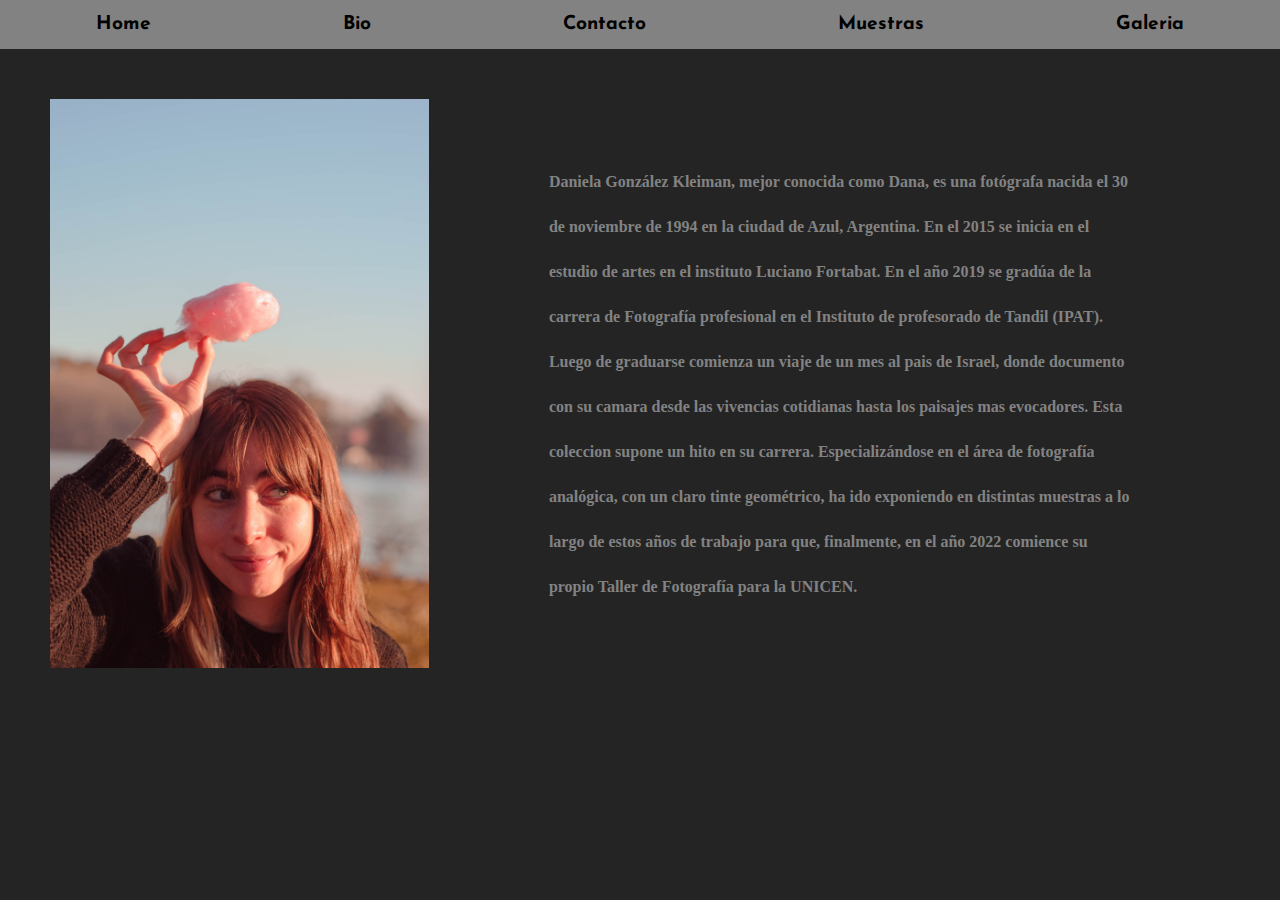
<file: pages/bio.html>
<!DOCTYPE html>
<html lang="en">

<head>
    <meta charset="UTF-8">
    <meta http-equiv="X-UA-Compatible" content="IE=edge">
    <meta name="viewport" content="width=device-width, initial-scale=1.0">
    <title>Dana GK</title>
    <link rel="stylesheet" href="../css/styles.css">
</head>
<header>
    <header id="header">
        <nav>
            <ul>
                <li>
                    <a href="../index.html">Home</a>
                </li>
                <li>
                    <a href="bio.html">Bio</a>
                </li>
                <li>
                    <a href="contacto.html">Contacto</a>
                </li>
                <li>
                    <a href="muestras.html">Muestras</a>
                </li>
                <li>
                    <a href="obras.html">Galeria</a>
                </li>
            </ul>
        </nav>
    </header>

    <body>
        <div class="gridBio">
            <figure>
                <img class="bioPic" src="../img/bio.jpg" alt="">
            </figure>
            <section class="bio">
                <p>
                    Daniela González Kleiman, mejor conocida como Dana, es una fotógrafa nacida el 30 de noviembre de
                    1994 en la ciudad de Azul, Argentina. En el 2015 se inicia en el estudio de artes en el instituto
                    Luciano Fortabat. En el año 2019 se gradúa de la carrera de Fotografía profesional en el Instituto
                    de profesorado de Tandil (IPAT). Luego de graduarse comienza un viaje de un mes al pais de Israel,
                    donde documento con su camara desde las vivencias cotidianas hasta los paisajes mas evocadores. Esta
                    coleccion supone un hito en su carrera. Especializándose en el área de fotografía analógica, con un
                    claro tinte geométrico, ha ido exponiendo en distintas muestras a lo largo de estos años de trabajo
                    para que, finalmente, en el año 2022 comience su propio Taller de Fotografía para la UNICEN.
                </p>
        </div>
        </section>

    </body>

</html>
</file>
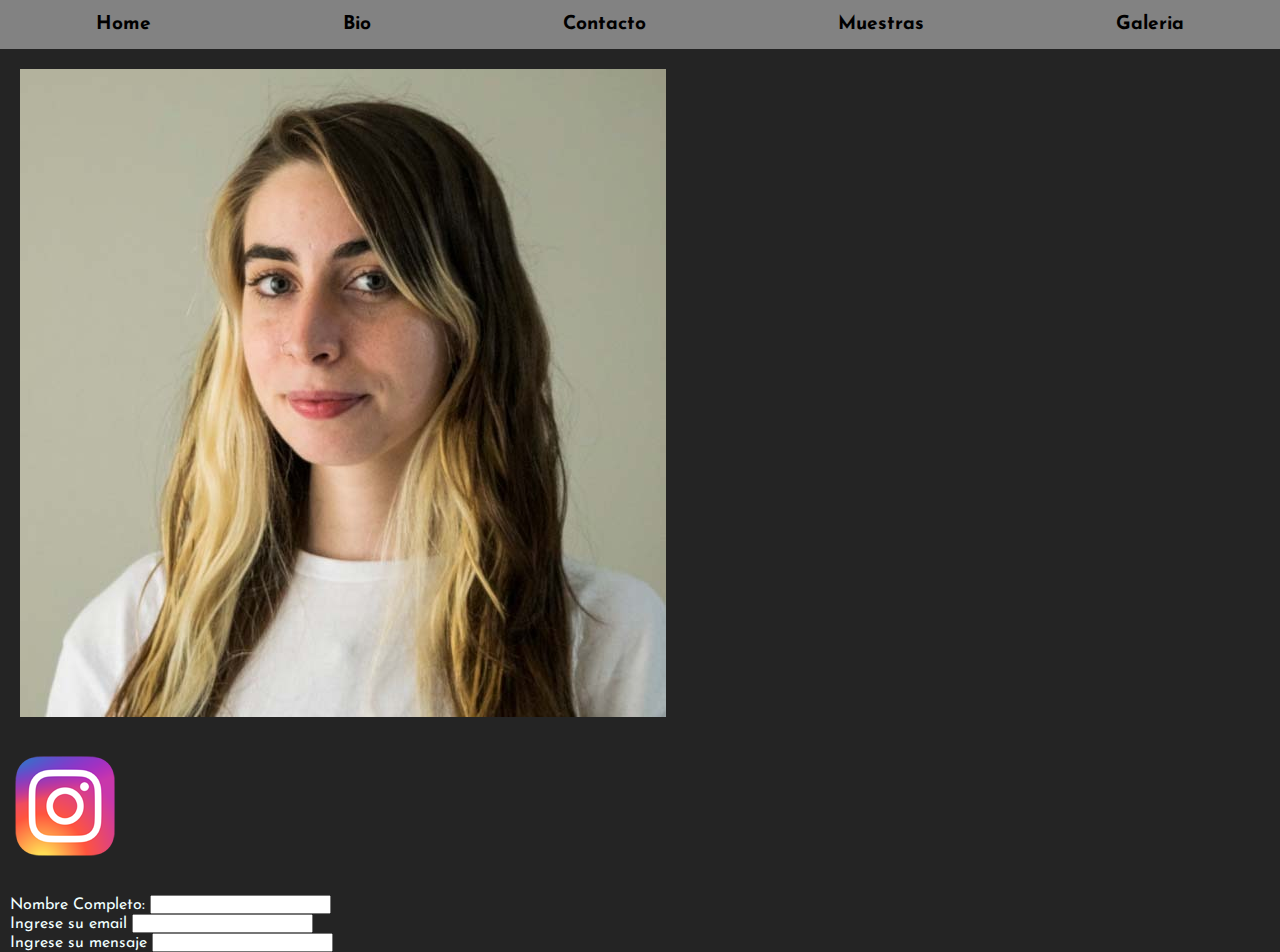
<file: pages/contacto.html>
<!DOCTYPE html>
<html lang="en">

<head>
    <meta charset="UTF-8">
    <meta http-equiv="X-UA-Compatible" content="IE=edge">
    <meta name="viewport" content="width=device-width, initial-scale=1.0">
    <title>Dana GK</title>
    <link rel="stylesheet" href="../css/styles.css">
</head>
<header>
    <header id="header">
        <nav>
            <ul>
                <li>
                    <a href="../index.html">Home</a>
                </li>
                <li>
                    <a href="bio.html">Bio</a>
                </li>
                <li>
                    <a href="contacto.html">Contacto</a>
                </li>
                <li>
                    <a href="muestras.html">Muestras</a>
                </li>
                <li>
                    <a href="obras.html">Galeria</a>
                </li>
            </ul>
        </nav>
    </header>

    <body>
        <div class="contacto">
            <section>
                <img src="../img/dana contacto.jpg" alt="" class="imgContacto">
            </section>
            <div>
                <a href="https://www.instagram.com/dana.gk/">
                    <img src="..//img/Logo-de-Instagram-Logo-Instagram-Vector.png" alt="" class="igLogo">
                </a>
            </div>
            <form>
                <div><label for="nombre_apellido">Nombre Completo:</label>
                    <input type="text" name="nombre_apellido" /></div>

                <div><label for="email">Ingrese su email</label>
                    <input type="text" name="email"></div>
                <label for="message">Ingrese su mensaje</label>
                <input type="text" name="message">
            </form>

        </div>
    </body>

</html>
</file>
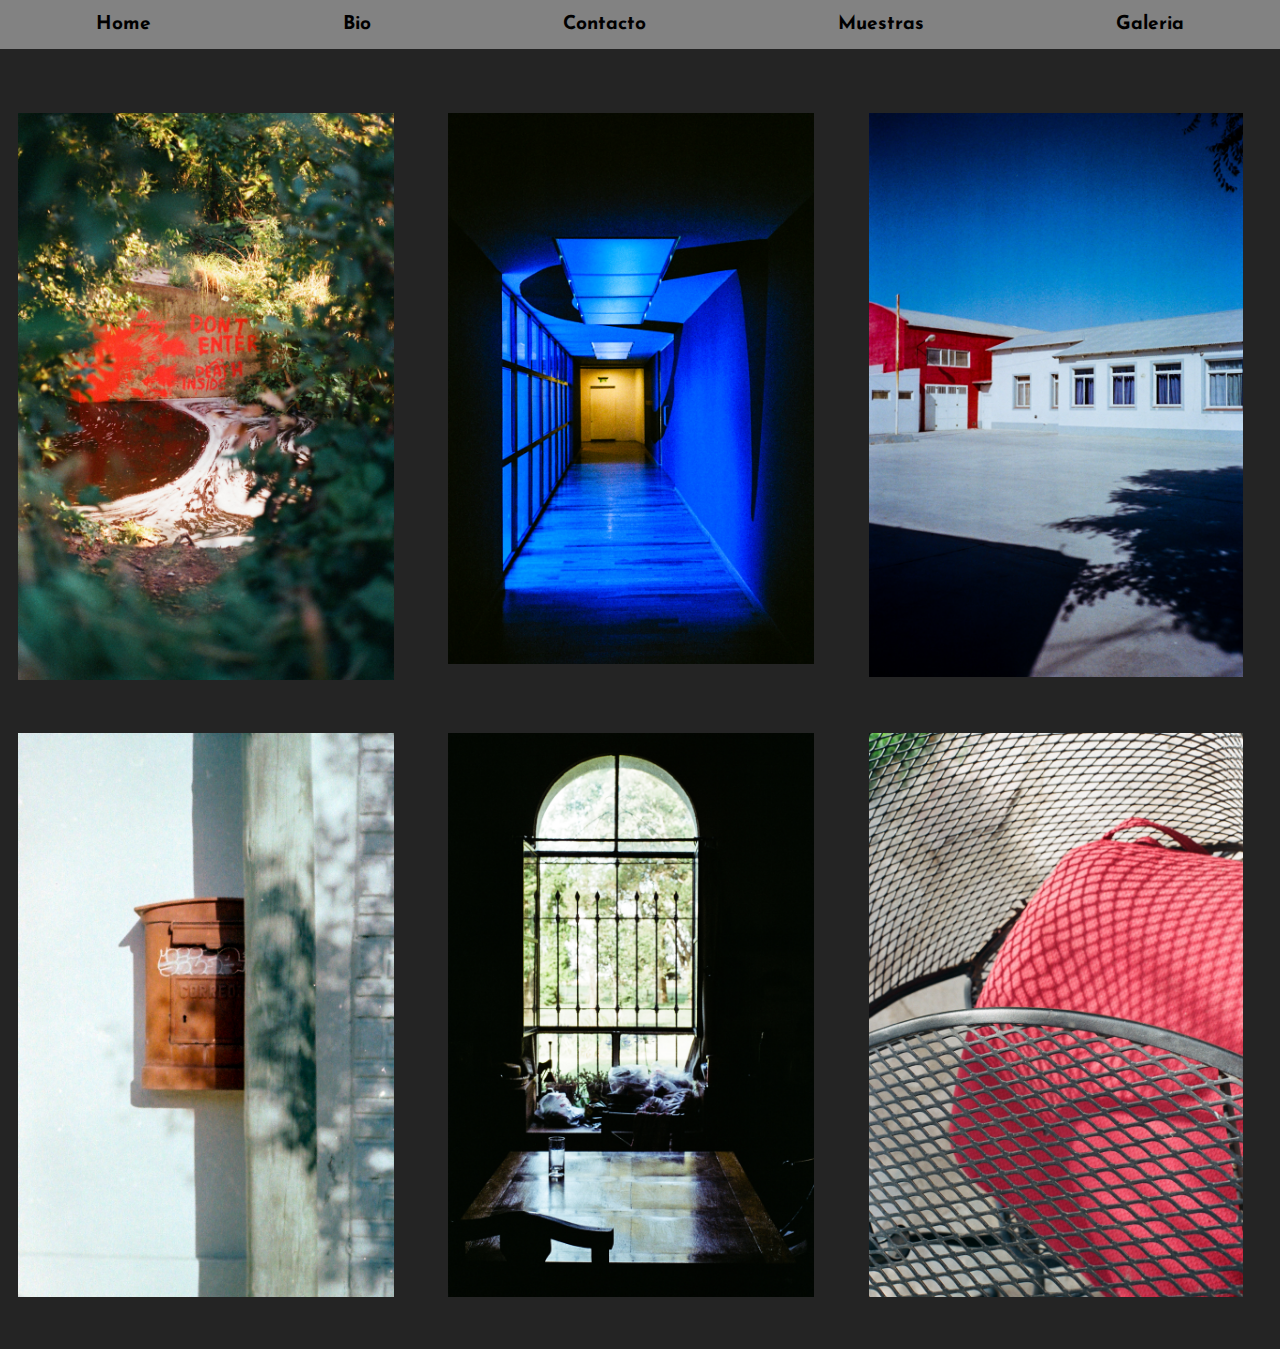
<file: pages/obras.html>
<!DOCTYPE html>
<html lang="en">

<head>
    <meta charset="UTF-8">
    <meta http-equiv="X-UA-Compatible" content="IE=edge">
    <meta name="viewport" content="width=device-width, initial-scale=1.0">
    <title>Dana GK</title>
    <link rel="stylesheet" href="../css/styles.css">
</head>
<header>
    <header id="header">
        <nav>
            <ul>
                <li>
                    <a href="../index.html">Home</a>
                </li>
                <li>
                    <a href="bio.html">Bio</a>
                </li>
                <li>
                    <a href="contacto.html">Contacto</a>
                </li>
                <li>
                    <a href="muestras.html">Muestras</a>
                </li>
                <li>
                    <a href="obras.html">Galeria</a>
                </li>
            </ul>
        </nav>
    </header>

    <body>
        <div class="galleryDiv">
            <img src="../img/fotito.png" alt="error" class="galeria">
            <img src="../img/2.png" alt="" class="galeria">
            <img src="../img/3.png" alt="" class="galeria">
            <img src="../img/4.png" alt="" class="galeria">
            <img src="../img/5.png" alt="" class="galeria">
            <img src="../img/6.png" alt="" class="galeria">
        </div>
    </body>

</html>
</file>
<file: css/styles.css>
@import url('https://fonts.googleapis.com/css2?family=Josefin+Sans:wght@200&display=swap');

* {
    padding: 0%;
    margin: 0%;
}

nav {
    background-color: rgb(130, 130, 130);
    padding: 15px 0px 15px 0px;
    position: sticky;
    top: 0px;
    width: 100%;
    display: flex;
    justify-content: space-around;
}

ul {
    list-style: none;
    width: 100%;
    display: grid;
    grid-template-columns: auto auto auto auto auto;
    justify-content: space-around;
    font-family: 'Josefin Sans', sans-serif;
    font-size: larger;
    font-weight: bolder;
}

li {
    display: inline-block;
}

a {
    text-decoration: none;
    color: black;
}

.firma {
    max-width: 50%;
    max-height: 75%;
    display: flex;
    margin-left: 25%;
    margin-top: 50px;

}

body {
    background-color: rgb(36, 36, 36);
}

.HomeTitle {
    font-family: 'Josefin Sans', sans-serif;
    justify-content: center;
    display: flex;
    margin-top: 1%;
    color: rgb(62, 60, 60);
    font-weight: bold;
    background-color: rgb(234, 230, 224);
    margin-left: 550px;
    margin-right: 550px;
    margin-top: 50px;
}

.bio {
    justify-content: center;
    color: rgb(130, 130, 130);
    font-weight: bolder;
}

form {
    font-family: 'Josefin Sans', sans-serif;
    color: azure;
}

.bio {
    justify-content: center;
    margin-bottom: 75px;
    margin-top: 60px;
    margin-left: 100px;
    margin-right: 100px;
    line-height: 5vh;
}

h2 {
    font-family: 'Josefin Sans', sans-serif;
    display: flex;
    margin-top: 1%;
    color: rgb(234, 230, 224);
    font-weight: bold;
    margin-right: 550px;
    margin-top: 50px;
    margin-left: 15px;
}

.video {
    display: flex;
    margin-left: 15px;
    margin-top: 30px;

}

.bioPic {
    max-width: 95%;
    max-height: 95%;

}

.galeria {
    max-width: 95%;
    max-height: 95%;
}

.contacto {
    display: grid;
    grid-template-columns: auto;
    grid-template-rows: auto auto;
}

form {
    margin-top: 20px;
    margin-left: 10px;
}

.imgContacto {
    margin: 20px;
}

@media (max-width:1920px) {
    a:hover {
        transform: color;
        color: blanchedalmond;
        transition: 0.5s;
    }

    .galleryDiv {
        margin-top: 5%;
        display: grid;
        grid-template-columns: auto auto auto;
        grid-template-rows: auto auto;
        justify-content: space-around;
    }

    .gridBio {
        display: grid;
        grid-template-columns: auto auto;
        padding: 50px;

    }

    .igLogo {
        margin: 15px;
    }
}

@media (max-width:768px) {
    a:hover {
        transform: color;
        color: blanchedalmond;
        transition: 0.5s;
    }

    .galleryDiv {
        margin-top: 5%;
        display: grid;
        grid-template-columns: auto auto;
        grid-template-rows: auto auto auto;
        justify-content: space-around;
    }
}

@media (max-width:480px) {
    .galleryDiv {
        margin-top: 5%;
        display: grid;
        grid-template-columns: auto;
        grid-template-rows: auto auto auto auto auto auto;
        justify-content: space-around;
    }

    ul {
        list-style: none;
        width: 100%;
        display: grid;
        grid-template-columns: auto auto auto auto auto;
        justify-content: space-around;
        font-family: 'Josefin Sans', sans-serif;
        font-size: small;
        font-weight: bolder;
    }

    .gridBio {
        display: grid;
        grid-template-columns: auto;
        padding: 50px;
    }
}
</file>
